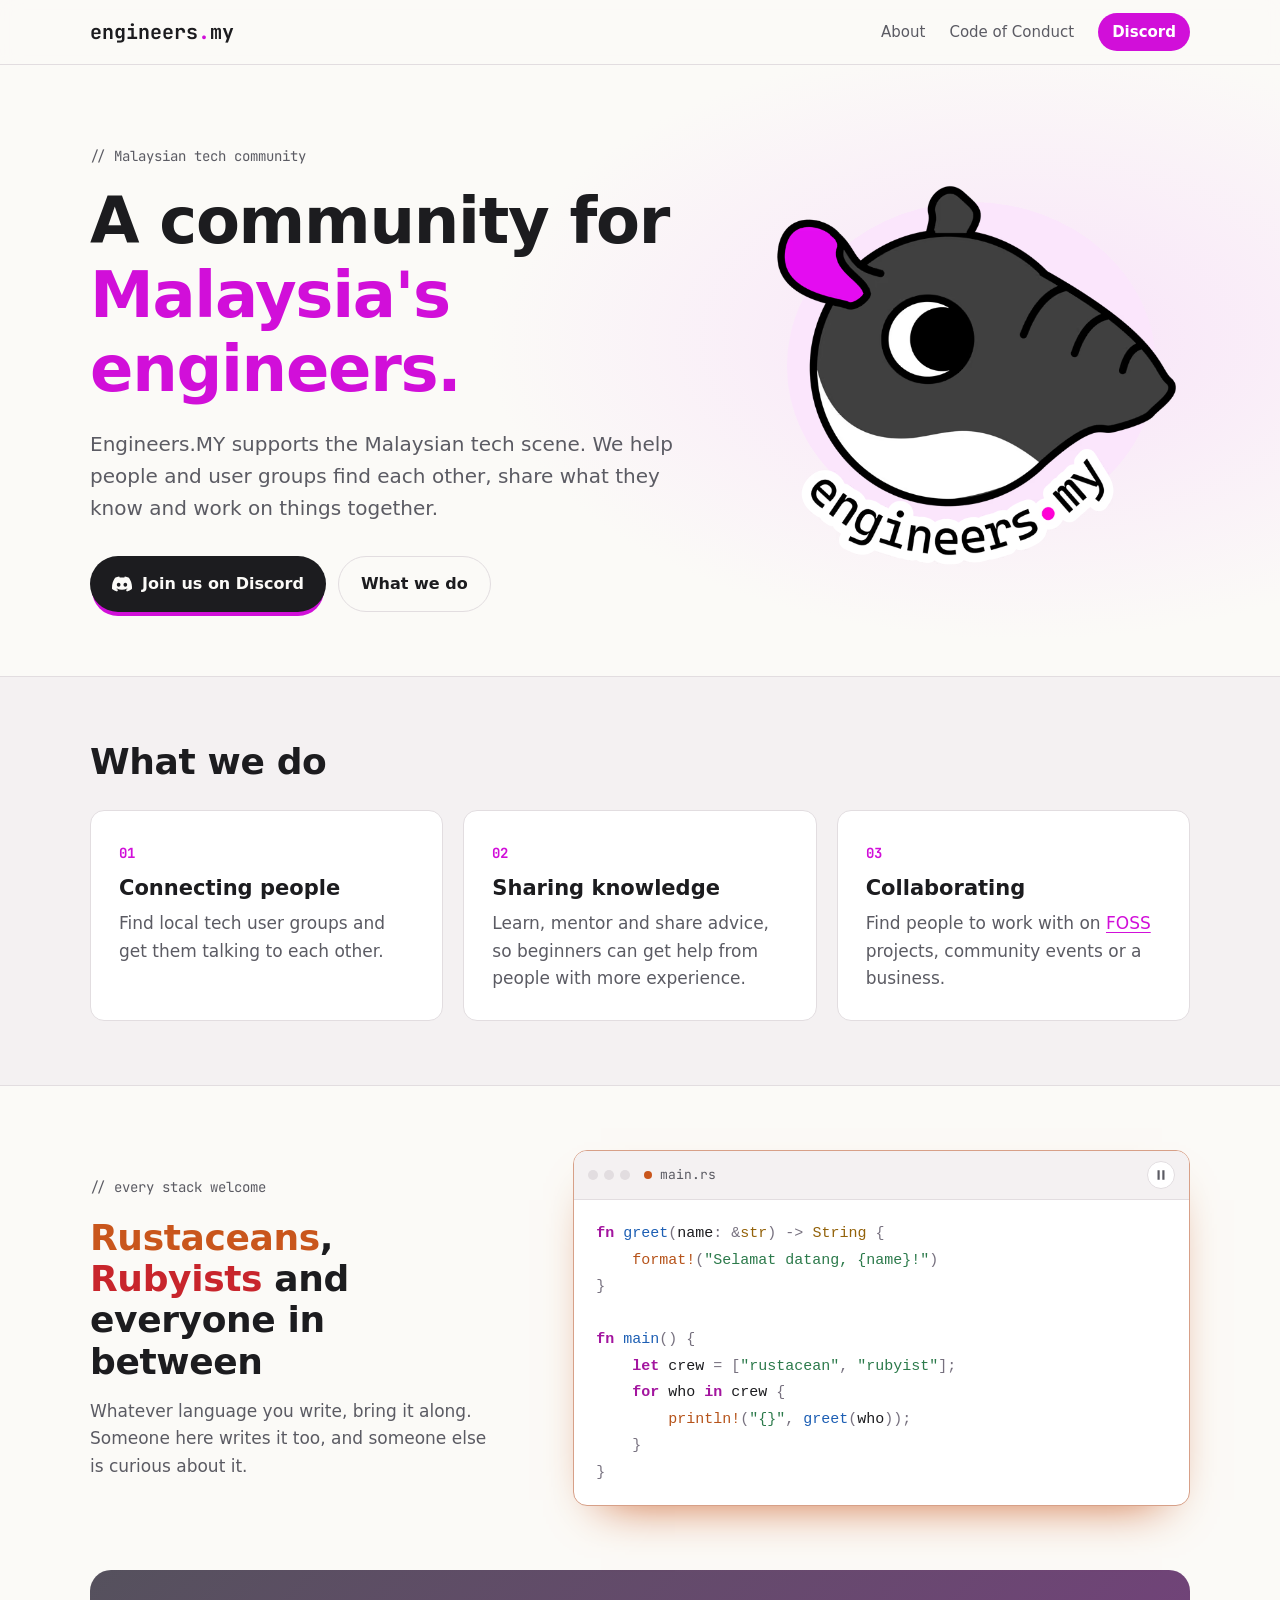
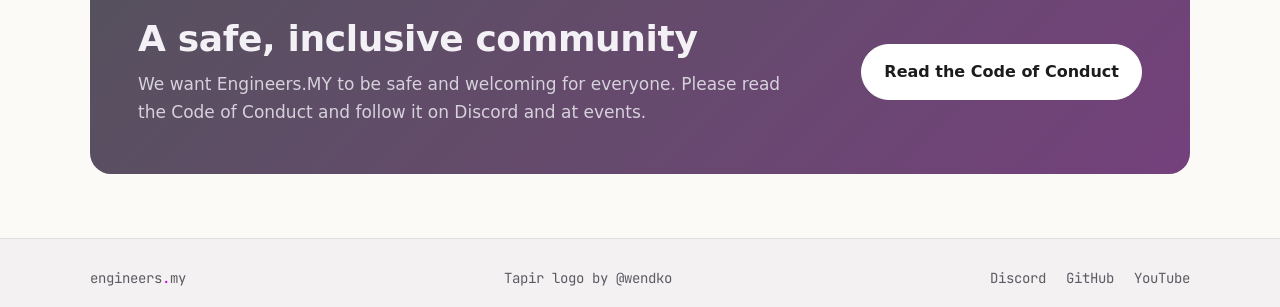
<file: index.html>
<!DOCTYPE html>
<html lang="en">

<head>
    <meta charset="UTF-8">
    <meta name="viewport" content="width=device-width, initial-scale=1.0">
    <title>Engineers.MY | Malaysian tech community</title>
    <meta name="description" content="Engineers.MY supports the Malaysian technology scene by connecting people, sharing knowledge and collaborating on open source. Join us on Discord.">
    <meta name="theme-color" content="#fbfaf7" media="(prefers-color-scheme: light)">
    <meta name="theme-color" content="#2a2733" media="(prefers-color-scheme: dark)">
    <meta name="color-scheme" content="light dark">
    <link rel="canonical" href="https://engineers.my/">

    <meta property="og:type" content="website">
    <meta property="og:site_name" content="Engineers.MY">
    <meta property="og:locale" content="en_MY">
    <meta property="og:url" content="https://engineers.my/">
    <meta property="og:title" content="Engineers.MY">
    <meta property="og:description" content="Connecting people, sharing knowledge and collaborating across the Malaysian tech scene.">
    <meta property="og:image" content="https://engineers.my/img/tapir-640.png">
    <meta property="og:image:type" content="image/png">
    <meta property="og:image:width" content="640">
    <meta property="og:image:height" content="640">
    <meta property="og:image:alt" content="Engineers.MY mascot: a Malayan tapir head with a pink ear">
    <meta name="twitter:card" content="summary">

    <link rel="icon" type="image/png" sizes="64x64" href="img/favicon-64.png">
    <link rel="apple-touch-icon" href="img/apple-touch-icon.png">

    <link rel="stylesheet" href="css/style.css">
    <script src="js/morph.js" defer></script>

    <!-- Mono font is decorative only: load it without blocking first paint -->
    <link rel="preconnect" href="https://fonts.googleapis.com">
    <link rel="preconnect" href="https://fonts.gstatic.com" crossorigin>
    <link rel="stylesheet" href="https://fonts.googleapis.com/css2?family=JetBrains+Mono:wght@500;700&display=swap"
        media="print" onload="this.media='all'">
    <noscript>
        <link rel="stylesheet" href="https://fonts.googleapis.com/css2?family=JetBrains+Mono:wght@500;700&display=swap">
    </noscript>

    <script type="application/ld+json">
    {
        "@context": "https://schema.org",
        "@type": "Organization",
        "name": "Engineers.MY",
        "url": "https://engineers.my/",
        "logo": "https://engineers.my/img/tapir-640.png",
        "description": "Engineers.MY supports the Malaysian technology scene by connecting people, sharing knowledge and collaborating on open source.",
        "areaServed": "MY",
        "sameAs": [
            "https://github.com/engineersmy",
            "https://www.youtube.com/@EngineersMY",
            "https://discord.engineers.my"
        ]
    }
    </script>
</head>

<body>
    <header class="site-header">
        <div class="wrap">
            <a class="brand" href="/">engineers<span class="dot">.</span>my</a>
            <nav>
                <a href="#about">About</a>
                <a href="#conduct">Code of Conduct</a>
                <a class="nav-cta" href="https://discord.engineers.my">Discord</a>
            </nav>
        </div>
    </header>

    <main>
        <section class="hero">
            <div class="wrap hero-grid">
                <div class="hero-copy">
                    <p class="eyebrow">// Malaysian tech community</p>
                    <h1>A community for <em>Malaysia's engineers.</em></h1>
                    <p class="lede">
                        Engineers.MY supports the Malaysian tech scene. We help people and user
                        groups find each other, share what they know and work on things together.
                    </p>
                    <div class="actions">
                        <a class="btn btn-primary" href="https://discord.engineers.my">
                            <svg aria-hidden="true" viewBox="0 0 24 24" width="20" height="20"><path fill="currentColor" d="M20.3 4.4A19.8 19.8 0 0 0 15.4 3l-.6 1.3a18.4 18.4 0 0 0-5.5 0L8.6 3a19.7 19.7 0 0 0-4.9 1.5C.6 9.1-.3 13.6.1 18a19.9 19.9 0 0 0 6 3l1.3-2.1a12.9 12.9 0 0 1-2-1l.5-.4a14.2 14.2 0 0 0 12.2 0l.5.4c-.6.4-1.3.7-2 1l1.3 2.1a19.8 19.8 0 0 0 6-3c.5-5.1-.8-9.6-3.6-13.6ZM8 15.3c-1.2 0-2.2-1.1-2.2-2.4S6.8 10.5 8 10.5s2.2 1.1 2.2 2.4-1 2.4-2.2 2.4Zm8 0c-1.2 0-2.2-1.1-2.2-2.4s1-2.4 2.2-2.4 2.2 1.1 2.2 2.4-1 2.4-2.2 2.4Z"/></svg>
                            Join us on Discord
                        </a>
                        <a class="btn btn-ghost" href="#about">What we do</a>
                    </div>
                </div>
                <div class="hero-art">
                    <picture>
                        <source srcset="img/tapir-640.avif" type="image/avif">
                        <img src="img/tapir-640.png" width="640" height="640" fetchpriority="high" decoding="async"
                            alt="Engineers.MY mascot: a Malayan tapir head with a pink ear">
                    </picture>
                </div>
            </div>
        </section>

        <section id="about" class="pillars">
            <div class="wrap">
                <h2>What we do</h2>
                <div class="cards">
                    <article class="card">
                        <span class="num">01</span>
                        <h3>Connecting people</h3>
                        <p>Find local tech user groups and get them talking to each other.</p>
                    </article>
                    <article class="card">
                        <span class="num">02</span>
                        <h3>Sharing knowledge</h3>
                        <p>Learn, mentor and share advice, so beginners can get help from people with more experience.</p>
                    </article>
                    <article class="card">
                        <span class="num">03</span>
                        <h3>Collaborating</h3>
                        <p>
                            Find people to work with on
                            <a href="https://en.wikipedia.org/wiki/Free_and_open-source_software">FOSS</a>
                            projects, community events or a business.
                        </p>
                    </article>
                </div>
            </div>
        </section>

        <section class="polyglot">
            <div class="wrap polyglot-grid">
                <div class="polyglot-copy">
                    <p class="eyebrow">// every stack welcome</p>
                    <h2><span class="lang-rust">Rustaceans</span>, <span class="lang-ruby">Rubyists</span> and everyone in between</h2>
                    <p>
                        Whatever language you write, bring it along. Someone here writes it
                        too, and someone else is curious about it.
                    </p>
                </div>
                <figure class="morph" data-morph data-lang="rust">
                    <div class="morph-bar">
                        <span class="morph-dots" aria-hidden="true"><i></i><i></i><i></i></span>
                        <span class="morph-file" aria-hidden="true">main.rs</span>
                        <button class="morph-toggle" type="button" aria-pressed="false" aria-label="Pause code animation" hidden>
                            <svg class="icon-pause" aria-hidden="true" viewBox="0 0 16 16" width="14" height="14"><path fill="currentColor" d="M4 2.5h2.5v11H4zM9.5 2.5H12v11H9.5z"/></svg>
                            <svg class="icon-play" aria-hidden="true" viewBox="0 0 16 16" width="14" height="14"><path fill="currentColor" d="M4.5 2.5v11l9-5.5z"/></svg>
                        </button>
                    </div>
                    <pre aria-hidden="true"><code>fn greet(name: &amp;str) -&gt; String {
    format!("Selamat datang, {name}!")
}

fn main() {
    let crew = ["rustacean", "rubyist"];
    for who in crew {
        println!("{}", greet(who));
    }
}</code></pre>
                    <figcaption class="sr-only">
                        Animated code sample: a short Rust program that greets a crew of rustaceans
                        and rubyists morphs into the equivalent Ruby program and back.
                    </figcaption>
                </figure>
            </div>
        </section>

        <section id="conduct" class="conduct">
            <div class="wrap conduct-box">
                <div>
                    <h2>A safe, inclusive community</h2>
                    <p>
                        We want Engineers.MY to be safe and welcoming for everyone. Please read
                        the Code of Conduct and follow it on Discord and at events.
                    </p>
                </div>
                <a class="btn btn-outline" href="https://github.com/engineersmy/core/blob/master/README.md">
                    Read the Code of Conduct
                </a>
            </div>
        </section>
    </main>

    <footer class="site-footer">
        <div class="wrap">
            <span>engineers<span class="dot">.</span>my</span>
            <span class="credit">Tapir logo by <a href="https://github.com/wendko">@wendko</a></span>
            <nav>
                <a href="https://discord.engineers.my">Discord</a>
                <a href="https://github.com/engineersmy">GitHub</a>
                <a href="https://www.youtube.com/@EngineersMY">YouTube</a>
            </nav>
        </div>
    </footer>
</body>

</html>
</file>
<file: css/style.css>
:root {
  --bg: #fbfaf7;
  --surface: #f4f1f2;
  --card: #ffffff;
  --ink: #1c1c1f;
  --muted: #5b5b63;
  --line: #e2dde0;
  --tapir: #55515d;
  --tapir-ink: #f4f1f6;
  --tapir-muted: #d6d1dc;
  --accent: #d10fd9;
  --accent-ink: #ffffff;
  --accent-soft: #fbe6fc;
  --glow: #f8e3f9;
  --rust: #c9561c;
  --ruby: #c8252c;
  --t-kw: #a3159f;
  --t-str: #2c7a4b;
  --t-fn: #1d5fb4;
  --t-mac: #b6531a;
  --t-ty: #93620a;
  --t-com: #8a8492;
  --t-pun: #77717f;
  --mono: "JetBrains Mono", ui-monospace, SFMono-Regular, Menlo, Consolas, monospace;
  --sans: system-ui, -apple-system, "Segoe UI", Roboto, "Helvetica Neue", Arial, sans-serif;
  --radius: 14px;
}

/* Dark mode sits on mid-tone plum greys rather than near-black */
@media (prefers-color-scheme: dark) {
  :root {
    --bg: #2a2733;
    --surface: #332f3d;
    --card: #3d3948;
    --ink: #f4f1f6;
    --muted: #c4bdcc;
    --line: #4c4759;
    --tapir: #57516a;
    --tapir-ink: #f8f5fa;
    --tapir-muted: #ddd6e4;
    --accent: #f06cf5;
    --accent-ink: #231f2b;
    --accent-soft: #5c3563;
    --glow: #4a3354;
    --rust: #f39a5e;
    --ruby: #f46b6b;
    --t-kw: #f28cf6;
    --t-str: #9bd9ab;
    --t-fn: #8fbaff;
    --t-mac: #f5a877;
    --t-ty: #f2c97c;
    --t-com: #9d96a8;
    --t-pun: #b1aabb;
  }
}

*,
*::before,
*::after {
  box-sizing: border-box;
}

html {
  scroll-behavior: smooth;
  -webkit-text-size-adjust: 100%;
}

body {
  margin: 0;
  background: var(--bg);
  color: var(--ink);
  font-family: var(--sans);
  font-size: 17px;
  line-height: 1.6;
  -webkit-font-smoothing: antialiased;
}

img {
  max-width: 100%;
  height: auto;
  display: block;
}

a {
  color: var(--accent);
  text-underline-offset: 3px;
}

h1,
h2,
h3 {
  line-height: 1.15;
  margin: 0;
}

::selection {
  background: var(--accent);
  color: var(--accent-ink);
}

:focus-visible {
  outline: 3px solid var(--accent);
  outline-offset: 3px;
  border-radius: 4px;
}

.wrap {
  width: min(1100px, 100% - 40px);
  margin-inline: auto;
}

.dot {
  color: var(--accent);
}

.sr-only {
  position: absolute;
  width: 1px;
  height: 1px;
  padding: 0;
  margin: -1px;
  overflow: hidden;
  clip: rect(0, 0, 0, 0);
  white-space: nowrap;
  border: 0;
}

/* Header */
.site-header {
  position: sticky;
  top: 0;
  z-index: 10;
  background: color-mix(in srgb, var(--bg) 85%, transparent);
  backdrop-filter: blur(10px);
  -webkit-backdrop-filter: blur(10px);
  border-bottom: 1px solid var(--line);
}

.site-header .wrap {
  display: flex;
  align-items: center;
  justify-content: space-between;
  gap: 16px;
  height: 64px;
}

.brand {
  font-family: var(--mono);
  font-weight: 700;
  font-size: 20px;
  color: var(--ink);
  text-decoration: none;
}

.site-header nav {
  display: flex;
  align-items: center;
  gap: 24px;
}

.site-header nav a {
  color: var(--muted);
  text-decoration: none;
  font-size: 15px;
}

.site-header nav a:hover {
  color: var(--ink);
}

.site-header nav a.nav-cta {
  color: var(--accent-ink);
  background: var(--accent);
  padding: 7px 14px;
  border-radius: 999px;
  font-weight: 600;
}

@media (max-width: 560px) {
  .site-header nav a:not(.nav-cta) {
    display: none;
  }
}

/* Hero */
.hero {
  padding: clamp(40px, 7vw, 80px) 0 clamp(40px, 5vw, 64px);
  background:
    radial-gradient(ellipse 60% 70% at 80% 45%, var(--glow), transparent 70%),
    var(--bg);
}

.hero-grid {
  display: grid;
  grid-template-columns: 1.15fr 0.85fr;
  align-items: center;
  gap: clamp(32px, 6vw, 72px);
}

.eyebrow {
  font-family: var(--mono);
  font-size: 14px;
  color: var(--muted);
  margin: 0 0 18px;
}

.hero h1 {
  font-size: clamp(38px, 6vw, 64px);
  letter-spacing: -0.02em;
  font-weight: 800;
}

.hero h1 em {
  font-style: normal;
  color: var(--accent);
}

.lede {
  font-size: clamp(18px, 2vw, 20px);
  color: var(--muted);
  max-width: 34em;
  margin: 22px 0 32px;
}

.actions {
  display: flex;
  flex-wrap: wrap;
  gap: 12px;
}

.btn {
  display: inline-flex;
  align-items: center;
  gap: 10px;
  padding: 14px 22px;
  border-radius: 999px;
  font-weight: 600;
  font-size: 16px;
  text-decoration: none;
  transition: transform 0.15s ease, box-shadow 0.15s ease, background 0.15s ease;
}

.btn:hover {
  transform: translateY(-2px);
}

.btn-primary {
  background: var(--ink);
  color: var(--bg);
  box-shadow: 0 6px 0 -2px var(--accent);
}

.btn-primary:hover {
  box-shadow: 0 8px 0 -2px var(--accent);
}

.btn-ghost {
  color: var(--ink);
  border: 1.5px solid var(--line);
}

.btn-ghost:hover {
  border-color: var(--ink);
}

.btn-outline {
  color: var(--ink);
  border: 1.5px solid var(--ink);
  background: var(--surface);
  white-space: nowrap;
}

.hero-art {
  position: relative;
  isolation: isolate;
  justify-self: center;
  width: min(100%, 420px);
}

.hero-art::before {
  content: "";
  position: absolute;
  inset: 8% 6% 14%;
  background: var(--accent-soft);
  border-radius: 50%;
  z-index: -1;
}

.hero-art img {
  animation: bob 6s ease-in-out infinite;
}

@keyframes bob {
  0%, 100% { transform: translateY(0) rotate(0); }
  50% { transform: translateY(-8px) rotate(-1.5deg); }
}

@media (prefers-reduced-motion: reduce) {
  html { scroll-behavior: auto; }
  .hero-art img { animation: none; }
  .btn { transition: none; }
}

@media (max-width: 800px) {
  .hero-grid {
    grid-template-columns: 1fr;
  }
  .hero-art {
    order: -1;
    width: min(60%, 260px);
  }
}

/* Pillars */
.pillars {
  padding: clamp(40px, 5vw, 64px) 0;
  background: var(--surface);
  border-block: 1px solid var(--line);
}

.pillars h2,
.polyglot h2,
.conduct h2 {
  font-size: clamp(26px, 3.5vw, 36px);
  letter-spacing: -0.01em;
}

.cards {
  display: grid;
  grid-template-columns: repeat(3, 1fr);
  gap: 20px;
  margin-top: 28px;
}

.card {
  padding: 28px;
  border: 1px solid var(--line);
  border-radius: var(--radius);
  background: var(--card);
  transition: border-color 0.15s ease, transform 0.15s ease;
}

.card:hover {
  border-color: var(--accent);
  transform: translateY(-3px);
}

.card .num {
  font-family: var(--mono);
  font-weight: 700;
  font-size: 14px;
  color: var(--accent);
}

.card h3 {
  font-size: 21px;
  margin: 10px 0 10px;
}

.card p {
  margin: 0;
  color: var(--muted);
}

@media (max-width: 800px) {
  .cards {
    grid-template-columns: 1fr;
  }
}

/* Polyglot: Rust morphing into Ruby */
.polyglot {
  padding: clamp(40px, 5vw, 64px) 0 0;
}

.polyglot-grid {
  display: grid;
  grid-template-columns: 0.8fr 1.2fr;
  align-items: center;
  gap: clamp(32px, 6vw, 72px);
}

.polyglot-grid > * {
  min-width: 0;
}

.polyglot-copy p:not(.eyebrow) {
  color: var(--muted);
  max-width: 30em;
  margin: 16px 0 0;
}

.lang-rust {
  color: var(--rust);
}

.lang-ruby {
  color: var(--ruby);
}

.morph {
  --lang: var(--rust);
  margin: 0;
  border: 1px solid color-mix(in srgb, var(--lang) 45%, var(--line));
  border-radius: var(--radius);
  background: var(--card);
  box-shadow: 0 22px 48px -28px var(--lang);
  overflow: hidden;
  transition: border-color 0.8s ease, box-shadow 0.8s ease;
}

.morph[data-lang="ruby"] {
  --lang: var(--ruby);
}

.morph-bar {
  display: flex;
  align-items: center;
  gap: 14px;
  padding: 10px 14px;
  background: var(--surface);
  border-bottom: 1px solid var(--line);
}

.morph-dots {
  display: flex;
  gap: 6px;
}

.morph-dots i {
  width: 10px;
  height: 10px;
  border-radius: 50%;
  background: var(--line);
}

.morph-file {
  display: inline-flex;
  align-items: center;
  gap: 8px;
  font-family: var(--mono);
  font-size: 13px;
  color: var(--muted);
}

.morph-file::before {
  content: "";
  width: 8px;
  height: 8px;
  border-radius: 50%;
  background: var(--lang);
  transition: background 0.8s ease;
}

.morph-toggle {
  display: inline-grid;
  place-items: center;
  width: 28px;
  height: 28px;
  margin-left: auto;
  padding: 0;
  border: 1px solid var(--line);
  border-radius: 50%;
  background: var(--card);
  color: var(--muted);
  cursor: pointer;
}

.morph-toggle:hover {
  color: var(--ink);
  border-color: var(--muted);
}

.morph-toggle[hidden] {
  display: none;
}

.morph-toggle .icon-play,
.morph-toggle[aria-pressed="true"] .icon-pause {
  display: none;
}

.morph-toggle[aria-pressed="true"] .icon-play {
  display: block;
}

.morph pre {
  margin: 0;
  padding: 20px 22px;
  overflow-x: auto;
  font-family: var(--mono);
  font-size: clamp(12.5px, 1.5vw, 15px);
  line-height: 1.7;
  color: var(--ink);
}

.t-kw { color: var(--t-kw); font-weight: 700; }
.t-str { color: var(--t-str); }
.t-fn { color: var(--t-fn); }
.t-mac { color: var(--t-mac); }
.t-ty { color: var(--t-ty); }
.t-com { color: var(--t-com); font-style: italic; }
.t-pun { color: var(--t-pun); }
.t-glitch { color: var(--lang); }

@media (prefers-reduced-motion: reduce) {
  .morph,
  .morph-file::before {
    transition: none;
  }
}

@media (max-width: 800px) {
  .polyglot-grid {
    grid-template-columns: 1fr;
  }
}

/* Code of conduct */
.conduct {
  padding: clamp(40px, 5vw, 64px) 0;
}

.conduct-box {
  display: flex;
  align-items: center;
  justify-content: space-between;
  gap: 32px;
  padding: clamp(28px, 5vw, 48px);
  border-radius: calc(var(--radius) * 1.5);
  background: linear-gradient(135deg, var(--tapir), color-mix(in srgb, var(--tapir) 75%, var(--accent)));
  color: var(--tapir-ink);
}

.conduct-box p {
  margin: 12px 0 0;
  color: var(--tapir-muted);
  max-width: 38em;
}

.conduct-box .btn-outline {
  background: #fff;
  color: #1c1c1f;
  border-color: #fff;
}

@media (max-width: 800px) {
  .conduct-box {
    flex-direction: column;
    align-items: flex-start;
  }
}

/* Footer */
.site-footer {
  background: var(--surface);
  border-top: 1px solid var(--line);
  padding: 28px 0;
  font-family: var(--mono);
  font-size: 14px;
  color: var(--muted);
}

.site-footer .wrap {
  display: flex;
  justify-content: space-between;
  align-items: center;
  gap: 16px;
  flex-wrap: wrap;
}

.site-footer nav {
  display: flex;
  gap: 20px;
}

.site-footer a {
  color: var(--muted);
  text-decoration: none;
}

.site-footer a:hover {
  color: var(--ink);
}

/* The logo's outlines and wordmark are black, so sit it on a light disc in dark mode */
@media (prefers-color-scheme: dark) {
  .hero-art::before {
    inset: -4%;
    background: #ece6ef;
  }
}
</file>
